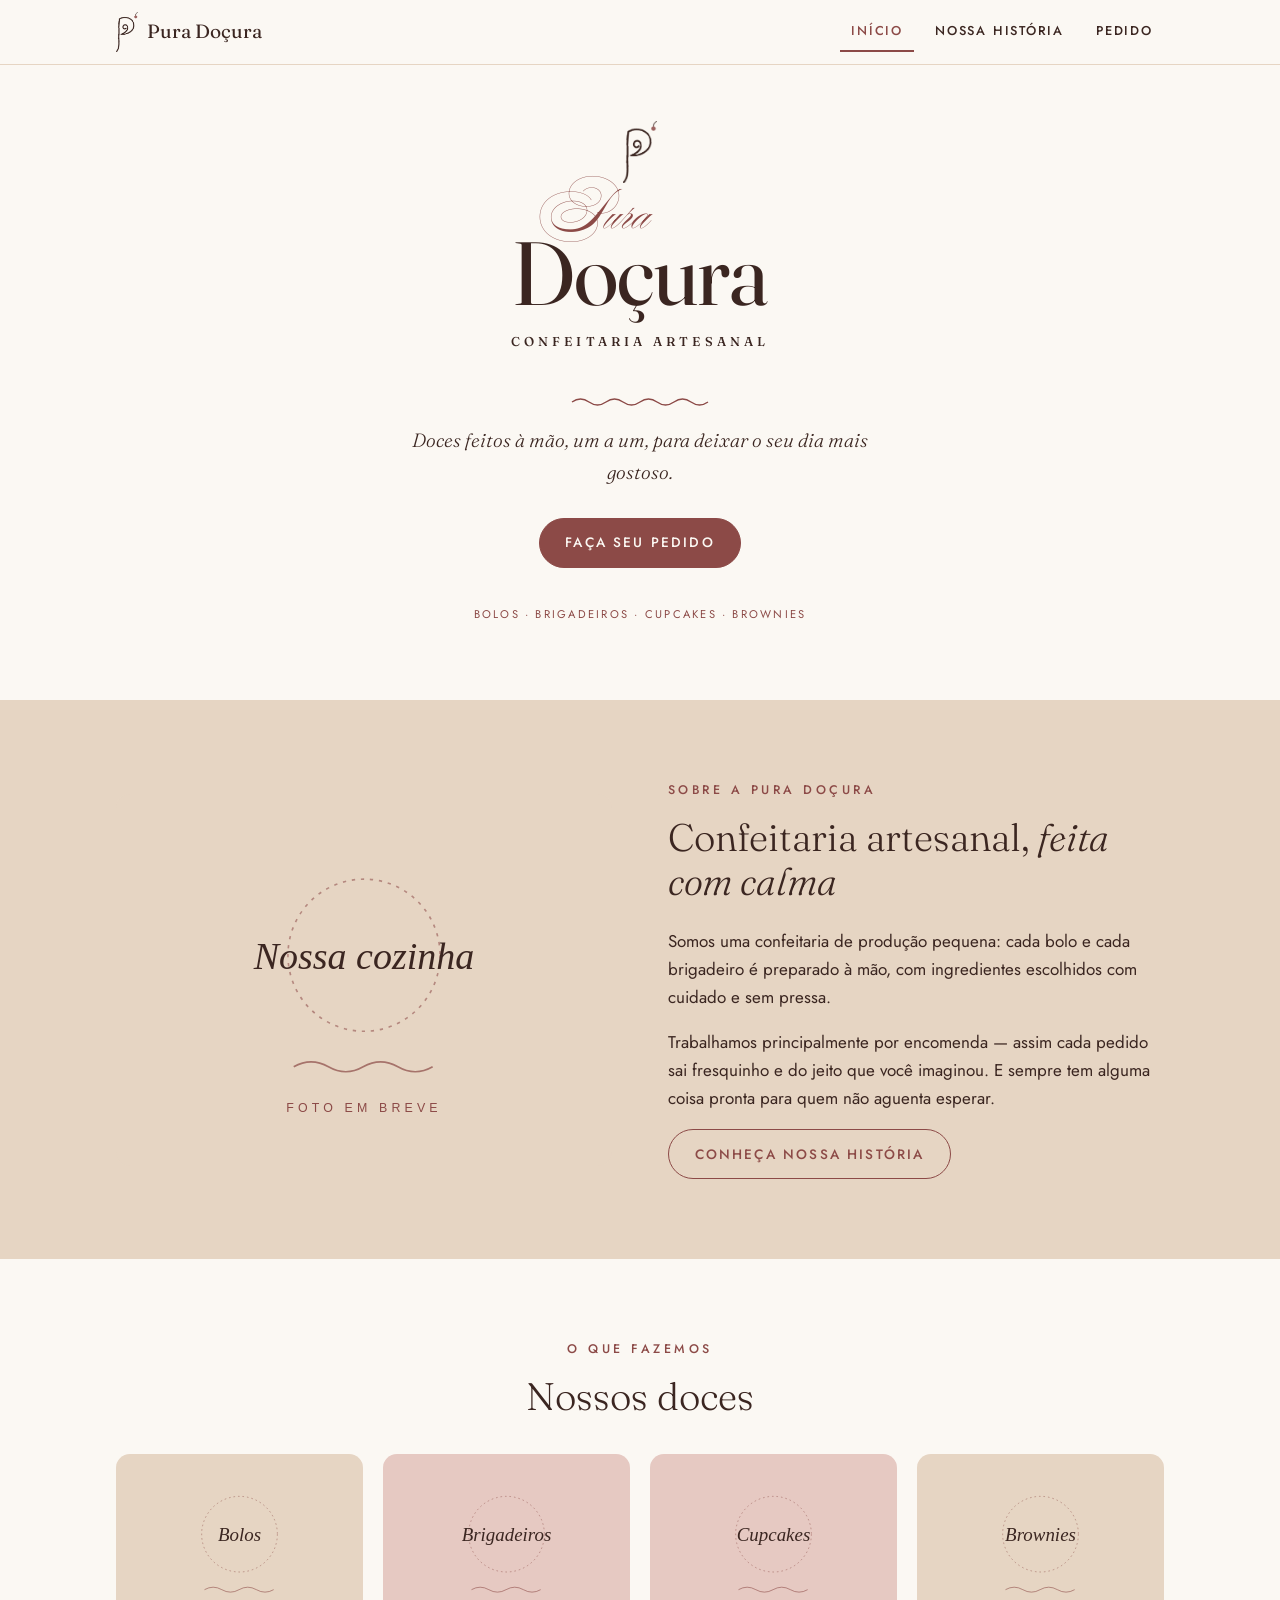
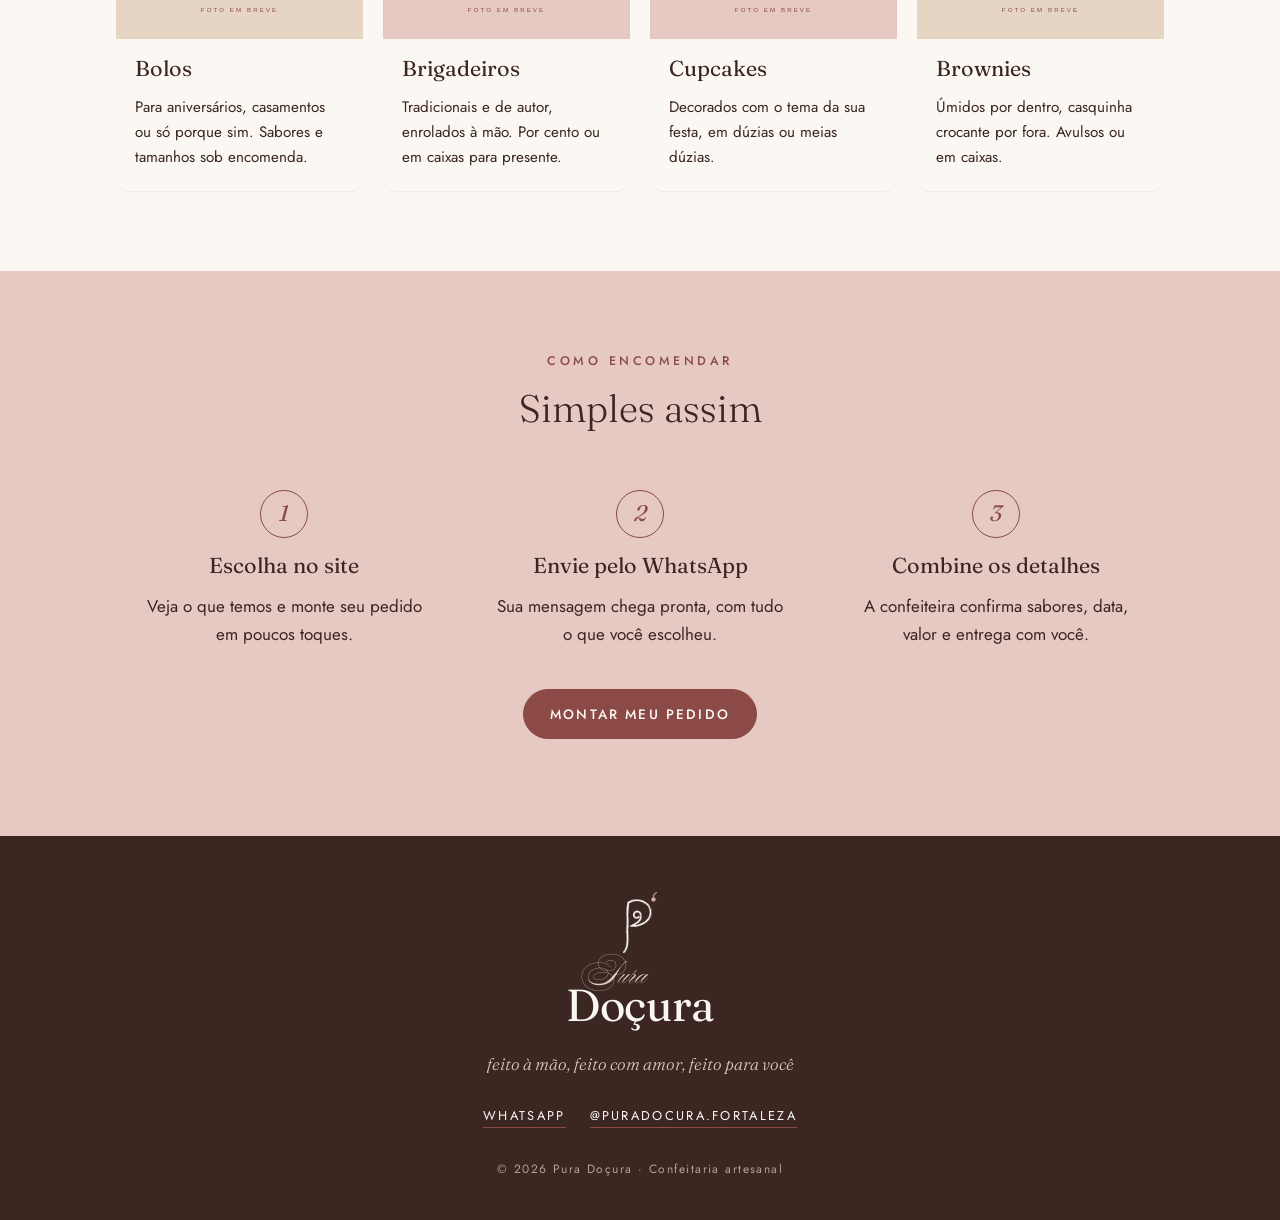
<file: index.html>
<!doctype html>
<!--
  ============================================================
  PÁGINA INICIAL (index.html)
  ============================================================
  Ordem das seções: Destaque (logo + botão) → Sobre → Nossos doces → Como encomendar.
  Partes que se repetem nas 3 páginas (index, historia, pedido):
    - CABEÇALHO (logo + menu) e RODAPÉ. Se mudar um, mude nos outros dois.
  Número do WhatsApp e @ do Instagram NÃO ficam aqui: estão em js/produtos.js.
  Cores, fontes e tamanhos ficam em css/estilo.css.
  Textos marcados com PROVISÓRIO devem ser trocados pelos reais.
-->
<html lang="pt-BR">
<head>
  <meta charset="utf-8">
  <meta name="viewport" content="width=device-width, initial-scale=1">
  <!-- Título da aba do navegador e descrição que aparece no Google/WhatsApp -->
  <title>Pura Doçura · Confeitaria Artesanal</title>
  <meta name="description" content="Bolos, brigadeiros, cupcakes e brownies feitos à mão. Monte seu pedido e envie pelo WhatsApp.">
  <!-- Ícone da aba do navegador -->
  <link rel="icon" href="imagens/simbolo-p.png">
  <!-- Fontes da marca (Google Fonts): Fraunces, Jost e Ballet -->
  <link rel="preconnect" href="https://fonts.googleapis.com">
  <link rel="preconnect" href="https://fonts.gstatic.com" crossorigin>
  <link rel="stylesheet" href="https://fonts.googleapis.com/css2?family=Ballet:opsz@16..72&family=Fraunces:ital,opsz,wght@0,9..144,300;0,9..144,400;1,9..144,300&family=Jost:wght@400;500&display=swap">
  <!-- Estilo do site inteiro (cores, fontes, layout) -->
  <link rel="stylesheet" href="css/estilo.css">
  <!-- Scripts: dados de contato e preenchimento do rodapé -->
  <script src="js/produtos.js" defer></script>
  <script src="js/layout.js" defer></script>
</head>
<body>

  <!-- ===================== CABEÇALHO: logo + menu (igual nas 3 páginas) ===================== -->
  <header class="cabecalho">
    <div class="container cabecalho__conteudo">
      <a class="cabecalho__marca" href="index.html">
        <img src="imagens/simbolo-p.png" alt="">
        <span class="cabecalho__nome">Pura Doçura</span>
        <span class="so-leitor">Pura Doçura — início</span>
      </a>
      <nav aria-label="Principal">
        <!-- Menu: class="ativo" marca a página em que a pessoa está -->
        <ul class="menu">
          <li><a href="index.html" class="ativo" aria-current="page">Início</a></li>
          <li><a href="historia.html">Nossa história</a></li>
          <li><a href="pedido.html">Pedido</a></li>
        </ul>
      </nav>
    </div>
  </header>

  <main>
    <!-- ===================== DESTAQUE: primeira coisa que aparece =====================
         Logo "Pura Doçura" feito com texto + fontes (não é imagem). -->
    <section class="destaque container">
      <h1 class="assinatura" aria-label="Pura Doçura — Confeitaria Artesanal">
        <img class="assinatura__simbolo" src="imagens/simbolo-p.png" alt="">
        <span class="assinatura__pura" aria-hidden="true">Pura</span>
        <span class="assinatura__docura" aria-hidden="true">Doçura</span>
        <span class="assinatura__sub" aria-hidden="true">Confeitaria artesanal</span>
      </h1>
      <svg class="onda" viewBox="0 0 140 12" aria-hidden="true"><path d="M2 6q8.5-6 17 0t17 0t17 0t17 0t17 0t17 0t17 0t17 0" fill="none" stroke="currentColor" stroke-width="1.4"/></svg>
      <!-- Frase de chamada (pode trocar à vontade) -->
      <p class="destaque__chamada">Doces feitos à mão, um a um, para deixar o seu dia mais gostoso.</p>
      <a class="botao" href="pedido.html">Faça seu pedido</a>
      <p class="destaque__categorias">Bolos · Brigadeiros · Cupcakes · Brownies</p>
    </section>

    <!-- ===================== SOBRE — PROVISÓRIO =====================
         Troque a foto (imagens/historia.svg) e os dois parágrafos. -->
    <section class="secao secao--amendoa">
      <div class="container duas-colunas">
        <img src="imagens/historia.svg" alt="Foto provisória da cozinha da confeitaria" width="600" height="450">
        <div>
          <span class="rotulo">Sobre a Pura Doçura</span>
          <h2>Confeitaria artesanal, <em>feita com calma</em></h2>
          <p>Somos uma confeitaria de produção pequena: cada bolo e cada brigadeiro é preparado à mão, com ingredientes escolhidos com cuidado e sem pressa.</p>
          <p>Trabalhamos principalmente por encomenda — assim cada pedido sai fresquinho e do jeito que você imaginou. E sempre tem alguma coisa pronta para quem não aguenta esperar.</p>
          <a class="botao botao--contorno" href="historia.html">Conheça nossa história</a>
        </div>
      </div>
    </section>

    <!-- ===================== NOSSOS DOCES — PROVISÓRIO =====================
         Um cartão (<article>) por categoria: foto, título e frase.
         Para trocar a foto, mude o src="imagens/..." de cada cartão.
         Obs.: esta vitrine é só ilustrativa; os produtos do pedido ficam em js/produtos.js. -->
    <section class="secao">
      <div class="container">
        <div class="secao__cabeca">
          <span class="rotulo">O que fazemos</span>
          <h2>Nossos doces</h2>
        </div>
        <div class="grade grade--4">
          <article class="cartao">
            <img src="imagens/bolo.svg" alt="Foto provisória de bolo" width="600" height="450" loading="lazy">
            <div class="cartao__texto">
              <h3>Bolos</h3>
              <p>Para aniversários, casamentos ou só porque sim. Sabores e tamanhos sob encomenda.</p>
            </div>
          </article>
          <article class="cartao">
            <img src="imagens/brigadeiro.svg" alt="Foto provisória de brigadeiros" width="600" height="450" loading="lazy">
            <div class="cartao__texto">
              <h3>Brigadeiros</h3>
              <p>Tradicionais e de autor, enrolados à mão. Por cento ou em caixas para presente.</p>
            </div>
          </article>
          <article class="cartao">
            <img src="imagens/cupcake.svg" alt="Foto provisória de cupcakes" width="600" height="450" loading="lazy">
            <div class="cartao__texto">
              <h3>Cupcakes</h3>
              <p>Decorados com o tema da sua festa, em dúzias ou meias dúzias.</p>
            </div>
          </article>
          <article class="cartao">
            <img src="imagens/brownie.svg" alt="Foto provisória de brownies" width="600" height="450" loading="lazy">
            <div class="cartao__texto">
              <h3>Brownies</h3>
              <p>Úmidos por dentro, casquinha crocante por fora. Avulsos ou em caixas.</p>
            </div>
          </article>
        </div>
      </div>
    </section>

    <!-- ===================== COMO ENCOMENDAR: 3 passos =====================
         Os números 1, 2, 3 são colocados pelo CSS automaticamente. -->
    <section class="secao secao--rosa">
      <div class="container">
        <div class="secao__cabeca">
          <span class="rotulo">Como encomendar</span>
          <h2>Simples assim</h2>
        </div>
        <ol class="passos grade grade--3">
          <li>
            <h3>Escolha no site</h3>
            <p>Veja o que temos e monte seu pedido em poucos toques.</p>
          </li>
          <li>
            <h3>Envie pelo WhatsApp</h3>
            <p>Sua mensagem chega pronta, com tudo o que você escolheu.</p>
          </li>
          <li>
            <h3>Combine os detalhes</h3>
            <p>A confeiteira confirma sabores, data, valor e entrega com você.</p>
          </li>
        </ol>
        <p class="centro"><a class="botao" href="pedido.html">Montar meu pedido</a></p>
      </div>
    </section>
  </main>

  <!-- ===================== RODAPÉ (igual nas 3 páginas) =====================
       Os links de WhatsApp e Instagram são preenchidos sozinhos pelo js/layout.js
       usando os dados de js/produtos.js (CONFIG). Não precisa editar o href aqui. -->
  <footer class="rodape">
    <div class="container">
      <div class="assinatura assinatura--clara">
        <img class="assinatura__simbolo" src="imagens/simbolo-p-claro.png" alt="">
        <span class="assinatura__pura">Pura</span>
        <span class="assinatura__docura">Doçura</span>
      </div>
      <!-- Frase do manifesto da marca -->
      <p class="rodape__frase">feito à mão, feito com amor, feito para você</p>
      <ul class="rodape__links">
        <li><a data-whatsapp href="#" target="_blank" rel="noopener">WhatsApp</a></li>
        <li><a data-instagram data-instagram-texto href="#" target="_blank" rel="noopener">Instagram</a></li>
      </ul>
      <!-- O ano é atualizado sozinho -->
      <p class="rodape__copy">© <span data-ano>2026</span> Pura Doçura · Confeitaria artesanal</p>
    </div>
  </footer>

</body>
</html>
</file>
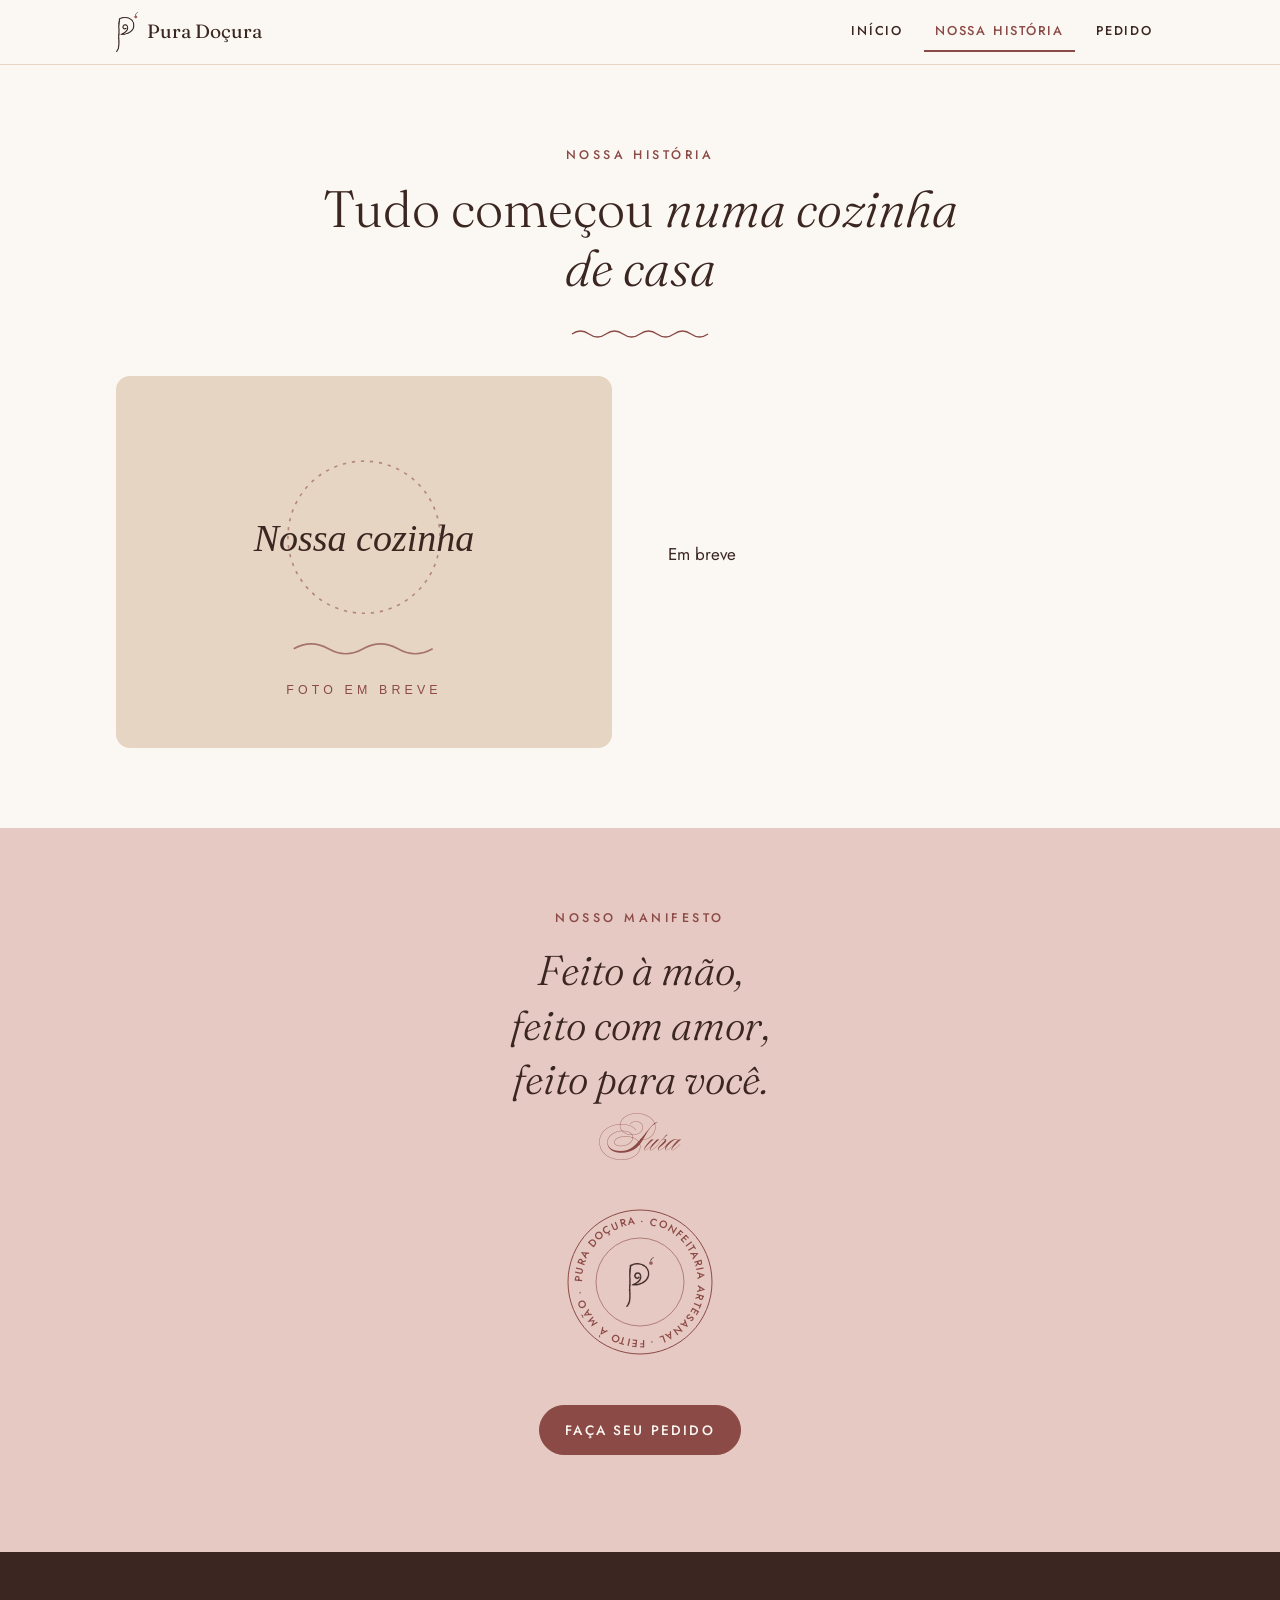
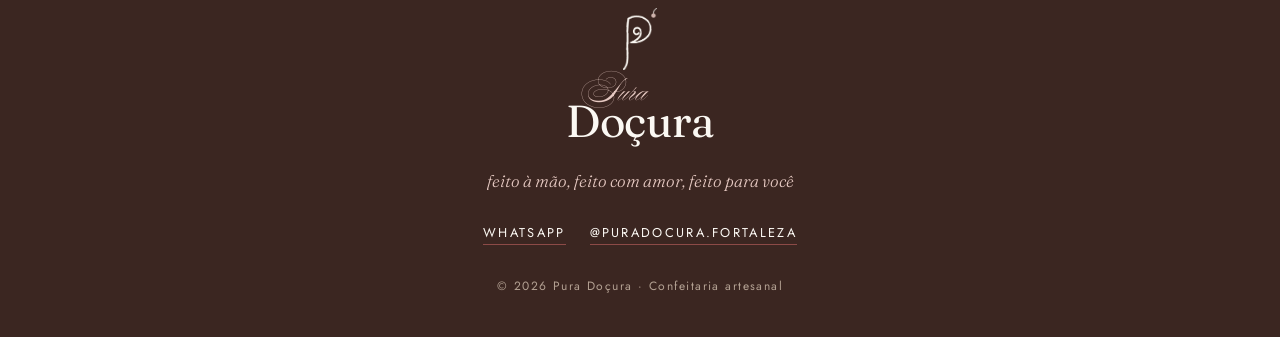
<file: historia.html>
<!doctype html>
<!--
  ============================================================
  NOSSA HISTÓRIA (historia.html)
  ============================================================
  Ordem das seções: História (foto + texto) → Manifesto + selo → botão de pedido.
  Partes que se repetem nas 3 páginas (index, historia, pedido):
    - CABEÇALHO (logo + menu) e RODAPÉ. Se mudar um, mude nos outros dois.
  Número do WhatsApp e @ do Instagram NÃO ficam aqui: estão em js/produtos.js.
  Cores, fontes e tamanhos ficam em css/estilo.css.
  Textos marcados com PROVISÓRIO devem ser trocados pelos reais.
-->
<html lang="pt-BR">
<head>
  <meta charset="utf-8">
  <meta name="viewport" content="width=device-width, initial-scale=1">
  <!-- Título da aba do navegador e descrição que aparece no Google/WhatsApp -->
  <title>Nossa história · Pura Doçura</title>
  <meta name="description" content="Como nasceu a Pura Doçura, confeitaria artesanal feita à mão.">
  <!-- Ícone da aba do navegador -->
  <link rel="icon" href="imagens/simbolo-p.png">
  <!-- Fontes da marca (Google Fonts): Fraunces, Jost e Ballet -->
  <link rel="preconnect" href="https://fonts.googleapis.com">
  <link rel="preconnect" href="https://fonts.gstatic.com" crossorigin>
  <link rel="stylesheet" href="https://fonts.googleapis.com/css2?family=Ballet:opsz@16..72&family=Fraunces:ital,opsz,wght@0,9..144,300;0,9..144,400;1,9..144,300&family=Jost:wght@400;500&display=swap">
  <!-- Estilo do site inteiro (cores, fontes, layout) -->
  <link rel="stylesheet" href="css/estilo.css">
  <!-- Scripts: dados de contato e preenchimento do rodapé -->
  <script src="js/produtos.js" defer></script>
  <script src="js/layout.js" defer></script>
</head>
<body>

  <!-- ===================== CABEÇALHO: logo + menu (igual nas 3 páginas) ===================== -->
  <header class="cabecalho">
    <div class="container cabecalho__conteudo">
      <a class="cabecalho__marca" href="index.html">
        <img src="imagens/simbolo-p.png" alt="">
        <span class="cabecalho__nome">Pura Doçura</span>
        <span class="so-leitor">Pura Doçura — início</span>
      </a>
      <nav aria-label="Principal">
        <!-- Menu: class="ativo" marca a página em que a pessoa está -->
        <ul class="menu">
          <li><a href="index.html">Início</a></li>
          <li><a href="historia.html" class="ativo" aria-current="page">Nossa história</a></li>
          <li><a href="pedido.html">Pedido</a></li>
        </ul>
      </nav>
    </div>
  </header>

  <main>
    <section class="secao">
      <div class="container">
        <div class="secao__cabeca">
          <span class="rotulo">Nossa história</span>
          <h1>Tudo começou <em>numa cozinha de casa</em></h1>
          <svg class="onda" viewBox="0 0 140 12" aria-hidden="true"><path d="M2 6q8.5-6 17 0t17 0t17 0t17 0t17 0t17 0t17 0t17 0" fill="none" stroke="currentColor" stroke-width="1.4"/></svg>
        </div>

        <!-- PROVISÓRIO: troque pelo texto e pela foto reais.
             Cada <p> é um parágrafo; pode adicionar ou apagar parágrafos. -->
        <div class="duas-colunas">
          <img src="imagens/historia.svg" alt="Foto provisória da confeiteira na cozinha" width="600" height="450">
          <div>
            <p>Em breve</p>
          </div>
        </div>
      </div>
    </section>

    <!-- ===================== MANIFESTO (do manual de identidade) ===================== -->
    <section class="secao secao--rosa manifesto">
      <div class="container centro">
        <span class="rotulo">Nosso manifesto</span>
        <p class="manifesto__texto">
          Feito à mão,<br>
          feito com amor,<br>
          feito para você.
        </p>
        <p class="manifesto__assinatura">Pura</p>

        <!-- Selo circular: o texto em volta do círculo está no <textPath> abaixo -->
        <svg class="selo" viewBox="0 0 150 150" role="img" aria-label="Selo: Pura Doçura, confeitaria artesanal, feito à mão">
          <defs>
            <path id="selo-circulo" d="M75 75m-58 0a58 58 0 1 1 116 0a58 58 0 1 1-116 0"/>
          </defs>
          <circle cx="75" cy="75" r="72" fill="none" stroke="currentColor" stroke-width="1"/>
          <circle cx="75" cy="75" r="44" fill="none" stroke="currentColor" stroke-width=".6"/>
          <text><textPath href="#selo-circulo" textLength="358">PURA DOÇURA · CONFEITARIA ARTESANAL · FEITO À MÃO ·</textPath></text>
          <image href="imagens/simbolo-p.png" x="61" y="50" width="28" height="50"/>
        </svg>

        <p style="margin-top:2.5rem"><a class="botao" href="pedido.html">Faça seu pedido</a></p>
      </div>
    </section>
  </main>

  <!-- ===================== RODAPÉ (igual nas 3 páginas) =====================
       Os links de WhatsApp e Instagram são preenchidos sozinhos pelo js/layout.js
       usando os dados de js/produtos.js (CONFIG). Não precisa editar o href aqui. -->
  <footer class="rodape">
    <div class="container">
      <div class="assinatura assinatura--clara">
        <img class="assinatura__simbolo" src="imagens/simbolo-p-claro.png" alt="">
        <span class="assinatura__pura">Pura</span>
        <span class="assinatura__docura">Doçura</span>
      </div>
      <!-- Frase do manifesto da marca -->
      <p class="rodape__frase">feito à mão, feito com amor, feito para você</p>
      <ul class="rodape__links">
        <li><a data-whatsapp href="#" target="_blank" rel="noopener">WhatsApp</a></li>
        <li><a data-instagram data-instagram-texto href="#" target="_blank" rel="noopener">Instagram</a></li>
      </ul>
      <!-- O ano é atualizado sozinho -->
      <p class="rodape__copy">© <span data-ano>2026</span> Pura Doçura · Confeitaria artesanal</p>
    </div>
  </footer>

</body>
</html>
</file>
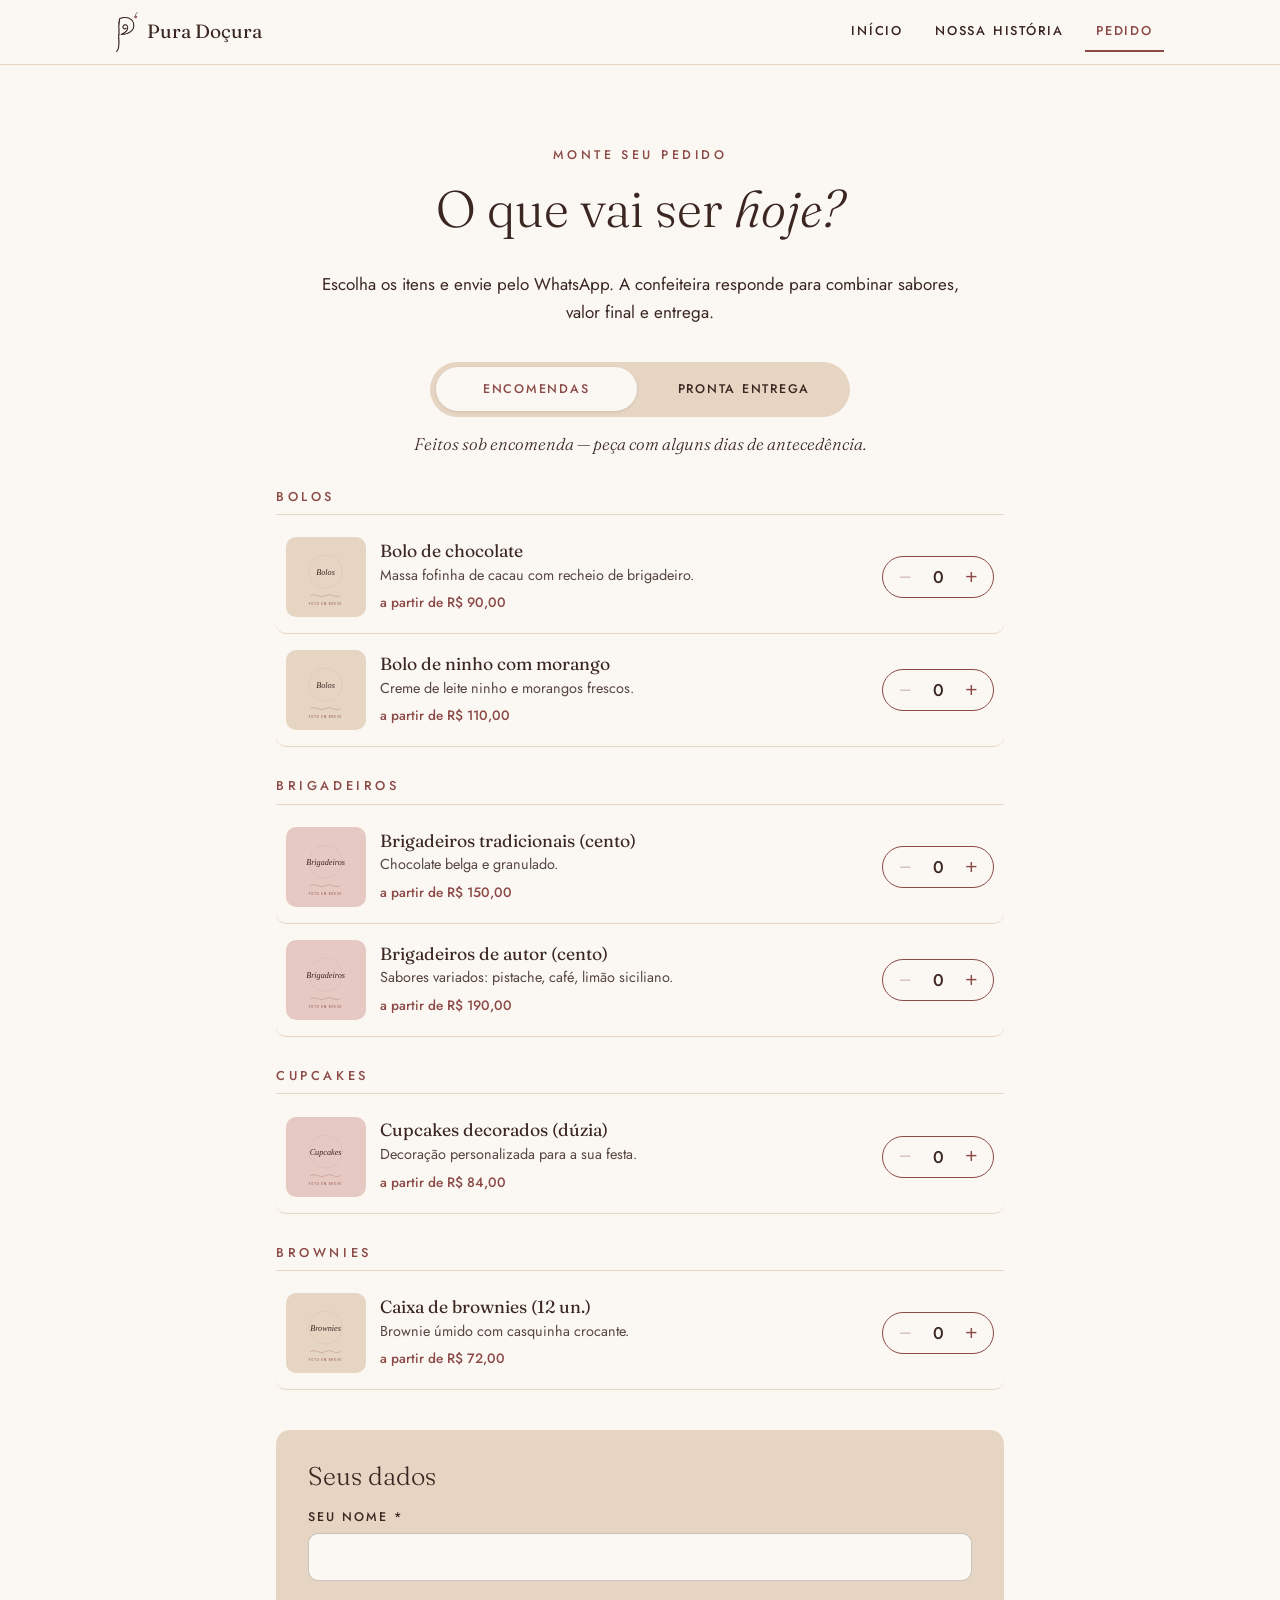
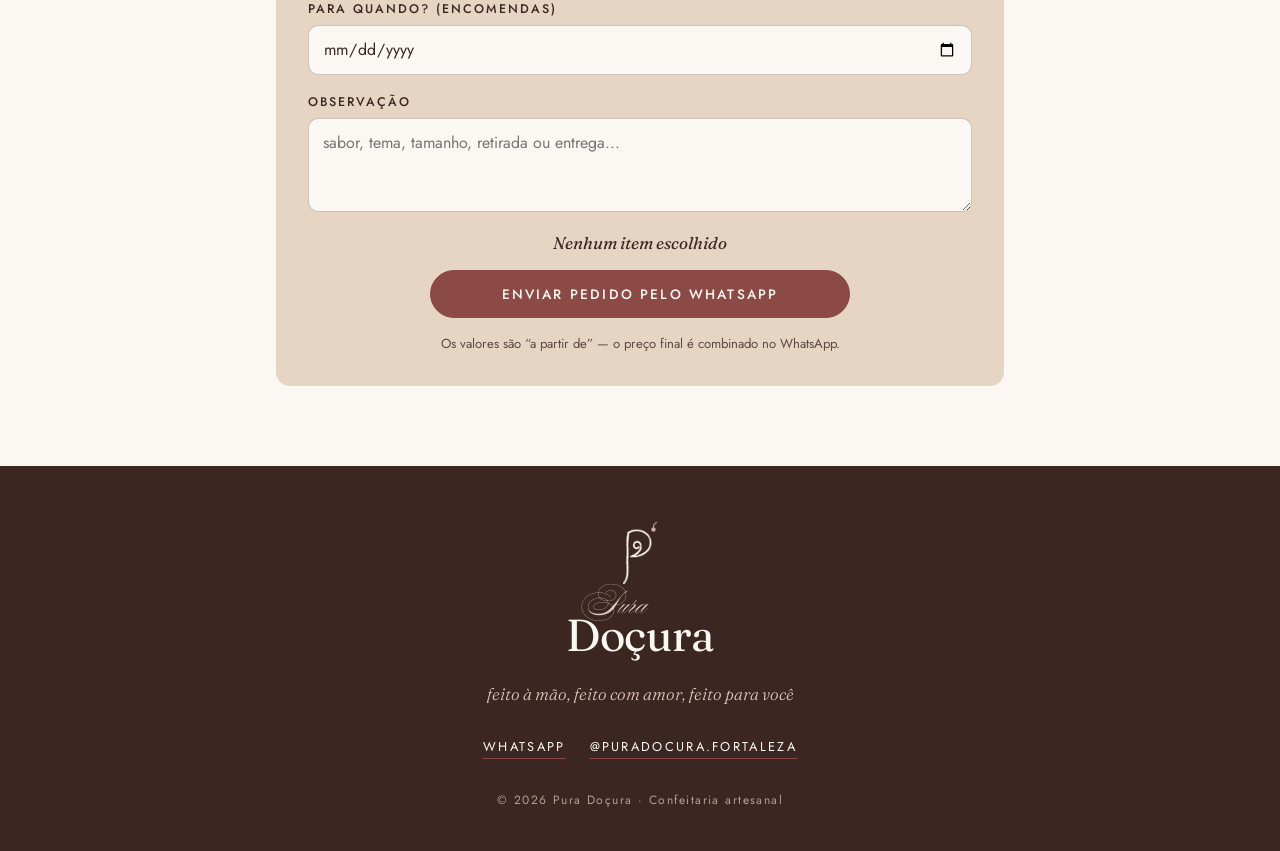
<file: pedido.html>
<!doctype html>
<!--
  ============================================================
  MONTE SEU PEDIDO (pedido.html)
  ============================================================
  A lista de produtos NÃO está neste arquivo: ela é montada pelo js/pedido.js
  a partir dos produtos cadastrados em js/produtos.js.
  Ordem: título → abas (Encomendas / Pronta entrega) → lista → formulário → botão.
  Partes que se repetem nas 3 páginas (index, historia, pedido):
    - CABEÇALHO (logo + menu) e RODAPÉ. Se mudar um, mude nos outros dois.
  Número do WhatsApp e @ do Instagram NÃO ficam aqui: estão em js/produtos.js.
  Cores, fontes e tamanhos ficam em css/estilo.css.
  Textos marcados com PROVISÓRIO devem ser trocados pelos reais.
-->
<html lang="pt-BR">
<head>
  <meta charset="utf-8">
  <meta name="viewport" content="width=device-width, initial-scale=1">
  <!-- Título da aba do navegador e descrição que aparece no Google/WhatsApp -->
  <title>Monte seu pedido · Pura Doçura</title>
  <meta name="description" content="Escolha seus doces e envie o pedido direto para o WhatsApp da Pura Doçura.">
  <!-- Ícone da aba do navegador -->
  <link rel="icon" href="imagens/simbolo-p.png">
  <!-- Fontes da marca (Google Fonts): Fraunces, Jost e Ballet -->
  <link rel="preconnect" href="https://fonts.googleapis.com">
  <link rel="preconnect" href="https://fonts.gstatic.com" crossorigin>
  <link rel="stylesheet" href="https://fonts.googleapis.com/css2?family=Ballet:opsz@16..72&family=Fraunces:ital,opsz,wght@0,9..144,300;0,9..144,400;1,9..144,300&family=Jost:wght@400;500&display=swap">
  <!-- Estilo do site inteiro (cores, fontes, layout) -->
  <link rel="stylesheet" href="css/estilo.css">
  <!-- Scripts (a ordem importa):
       produtos.js = dados | mensagem.js = monta a mensagem
       layout.js = rodapé | pedido.js = faz a página funcionar -->
  <script src="js/produtos.js" defer></script>
  <script src="js/mensagem.js" defer></script>
  <script src="js/layout.js" defer></script>
  <script src="js/pedido.js" defer></script>
</head>
<body>

  <!-- ===================== CABEÇALHO: logo + menu (igual nas 3 páginas) ===================== -->
  <header class="cabecalho">
    <div class="container cabecalho__conteudo">
      <a class="cabecalho__marca" href="index.html">
        <img src="imagens/simbolo-p.png" alt="">
        <span class="cabecalho__nome">Pura Doçura</span>
        <span class="so-leitor">Pura Doçura — início</span>
      </a>
      <nav aria-label="Principal">
        <!-- Menu: class="ativo" marca a página em que a pessoa está -->
        <ul class="menu">
          <li><a href="index.html">Início</a></li>
          <li><a href="historia.html">Nossa história</a></li>
          <li><a href="pedido.html" class="ativo" aria-current="page">Pedido</a></li>
        </ul>
      </nav>
    </div>
  </header>

  <main class="secao">
    <div class="container pedido">
      <!-- Título e explicação do topo -->
      <div class="secao__cabeca">
        <span class="rotulo">Monte seu pedido</span>
        <h1>O que vai ser <em>hoje?</em></h1>
        <p>Escolha os itens e envie pelo WhatsApp. A confeiteira responde para combinar sabores, valor final e entrega.</p>
      </div>

      <!-- Abas: somem sozinhas se não houver produtos de pronta entrega -->
      <div class="abas" role="tablist" aria-label="Tipo de pedido" id="abas">
        <button type="button" role="tab" class="aba" id="aba-encomenda" data-tipo="encomenda" aria-selected="true" tabindex="0" aria-controls="lista-produtos">Encomendas</button>
        <button type="button" role="tab" class="aba" id="aba-pronta" data-tipo="pronta" aria-selected="false" tabindex="-1" aria-controls="lista-produtos">Pronta entrega</button>
      </div>

      <!-- Frase embaixo das abas (texto definido em DICAS, no js/pedido.js) -->
      <p class="aba__dica" id="dica-aba"></p>

      <!-- A lista de produtos é desenhada aqui dentro pelo js/pedido.js -->
      <div id="lista-produtos" role="tabpanel" aria-labelledby="aba-encomenda"></div>

      <!-- ===================== DADOS DO CLIENTE ===================== -->
      <form class="pedido__form" id="form-pedido" novalidate>
        <h2 class="pedido__titulo">Seus dados</h2>

        <label class="campo">
          <span class="campo__rotulo">Seu nome *</span>
          <input type="text" id="campo-nome" name="nome" autocomplete="given-name" required>
        </label>

        <!-- Data: só aparece na aba Encomendas -->
        <label class="campo" id="campo-data-wrap">
          <span class="campo__rotulo">Para quando? (encomendas)</span>
          <input type="date" id="campo-data" name="data">
        </label>

        <label class="campo">
          <span class="campo__rotulo">Observação</span>
          <textarea id="campo-obs" name="observacao" rows="3" placeholder="sabor, tema, tamanho, retirada ou entrega..."></textarea>
        </label>

        <!-- Aviso de erro ("Informe seu nome." etc.) — aparece só quando falta algo -->
        <div class="pedido__aviso" id="aviso" role="alert" hidden></div>

        <div class="pedido__envio">
          <!-- "N itens escolhidos" (atualizado sozinho) -->
          <p class="pedido__resumo" id="resumo" aria-live="polite">Nenhum item escolhido</p>
          <button type="submit" class="botao botao--whatsapp">Enviar pedido pelo WhatsApp</button>
          <!-- Nota sobre preço (texto definido em NOTAS, no js/pedido.js) -->
          <p class="pedido__nota" id="nota-preco"></p>
        </div>
      </form>
    </div>
  </main>

  <!-- ===================== RODAPÉ (igual nas 3 páginas) =====================
       Os links de WhatsApp e Instagram são preenchidos sozinhos pelo js/layout.js
       usando os dados de js/produtos.js (CONFIG). Não precisa editar o href aqui. -->
  <footer class="rodape">
    <div class="container">
      <div class="assinatura assinatura--clara">
        <img class="assinatura__simbolo" src="imagens/simbolo-p-claro.png" alt="">
        <span class="assinatura__pura">Pura</span>
        <span class="assinatura__docura">Doçura</span>
      </div>
      <!-- Frase do manifesto da marca -->
      <p class="rodape__frase">feito à mão, feito com amor, feito para você</p>
      <ul class="rodape__links">
        <li><a data-whatsapp href="#" target="_blank" rel="noopener">WhatsApp</a></li>
        <li><a data-instagram data-instagram-texto href="#" target="_blank" rel="noopener">Instagram</a></li>
      </ul>
      <!-- O ano é atualizado sozinho -->
      <p class="rodape__copy">© <span data-ano>2026</span> Pura Doçura · Confeitaria artesanal</p>
    </div>
  </footer>

</body>
</html>
</file>
<file: css/estilo.css>
/* ============================================================
   Pura Doçura — estilos do site inteiro (as 3 páginas usam este arquivo)
   Cores e fontes seguem o manual de identidade visual.
   ============================================================

   COMO ACHAR AS COISAS AQUI (use Ctrl + F pelo nome entre aspas):
     "VARIÁVEIS"          → cores, fontes, largura máxima, arredondamento
     "Cabeçalho e menu"   → barra do topo
     "Assinatura"         → logo "Pura Doçura" feito com texto
     "Botões"             → botões cor de framboesa
     "Seções"             → faixas de fundo (amêndoa / rosa) e espaçamentos
     "Destaque"           → topo da página inicial
     "Cartões e grade"    → cartões de "Nossos doces"
     "Passos"             → "Como encomendar" (1, 2, 3)
     "Selo circular"      → selo "feito à mão" da página História
     "Rodapé"             → rodapé marrom (cacau)
     "Manifesto"          → "Feito à mão, feito com amor..."
     "Monte seu pedido"   → abas, lista de produtos, + e −, formulário

   DICA: os tamanhos com "min-width" dentro de @media valem só para
   telas maiores (tablet/computador). Fora deles, é o visual do celular.

   As fontes (Fraunces, Jost, Ballet) são carregadas no <head> de cada página.
   ============================================================ */

/* ---------- VARIÁVEIS ----------
   Mudar uma cor aqui muda no site todo. As cores são as do manual. */
:root {
  --algodao: #fbf8f3;   /* fundo e respiro */
  --amendoa: #e6d5c3;   /* papelaria e caixas */
  --rosa-seco: #e6c9c2; /* destaque suave */
  --framboesa: #8c4a47; /* assinatura, detalhes, botões */
  --cacau: #3b2621;     /* texto e traço, rodapé */

  --fonte-titulo: "Fraunces", Georgia, serif;           /* títulos */
  --fonte-apoio: "Jost", "Helvetica Neue", Arial, sans-serif; /* textos, preços, botões */
  --fonte-assinatura: "Ballet", cursive;                /* só "Pura" e assinaturas */

  --largura: 1080px; /* largura máxima do conteúdo em telas grandes */
  --gutter: 1rem;    /* margem lateral no celular */
  --raio: 14px;      /* arredondamento dos cantos de cartões e fotos */
}

/* ---------- Base: regras gerais para todos os elementos ---------- */

*,
*::before,
*::after {
  box-sizing: border-box;
}

html {
  -webkit-text-size-adjust: 100%;
  scroll-padding-top: 84px; /* espaço do cabeçalho fixo */
}

body {
  margin: 0;
  background: var(--algodao);
  color: var(--cacau);
  font-family: var(--fonte-apoio);
  font-size: 1.0625rem;
  line-height: 1.65;
  overflow-x: hidden;
}

img {
  display: block;
  max-width: 100%;
  height: auto;
}

a {
  color: var(--framboesa);
}

h1,
h2,
h3 {
  font-family: var(--fonte-titulo);
  font-weight: 300;
  line-height: 1.15;
  margin: 0 0 0.6em;
}

h1 { font-size: clamp(2.1rem, 7vw, 3.2rem); }
h2 { font-size: clamp(1.7rem, 5vw, 2.4rem); }
h3 { font-size: 1.35rem; font-weight: 400; }

p {
  margin: 0 0 1em;
}

em,
.italico {
  font-family: var(--fonte-titulo);
  font-style: italic;
  font-weight: 300;
}

:focus-visible {
  outline: 2px solid var(--framboesa);
  outline-offset: 3px;
}

.container {
  width: 100%;
  max-width: var(--largura);
  margin: 0 auto;
  padding: 0 var(--gutter);
}

/* ---------- Rótulo: títulos pequenos em caixa alta espaçada ---------- */
.rotulo {
  display: block;
  font-family: var(--fonte-apoio);
  font-size: 0.78rem;
  font-weight: 500;
  letter-spacing: 0.28em;
  text-transform: uppercase;
  color: var(--framboesa);
  margin-bottom: 0.9rem;
}

/* ---------- Cabeçalho e menu ---------- */
.cabecalho {
  position: sticky;
  top: 0;
  z-index: 10;
  background: rgba(251, 248, 243, 0.94);
  backdrop-filter: blur(6px);
  border-bottom: 1px solid var(--amendoa);
}

.cabecalho__conteudo {
  display: flex;
  align-items: center;
  justify-content: space-between;
  gap: 0.75rem;
  min-height: 64px;
}

.cabecalho__marca {
  display: flex;
  align-items: center;
  gap: 0.55rem;
  text-decoration: none;
  color: var(--cacau);
  flex-shrink: 0;
}

.cabecalho__marca img {
  width: 22px;
}

.cabecalho__nome {
  font-family: var(--fonte-titulo);
  font-size: 1.2rem;
  display: none;
}

.menu {
  display: flex;
  gap: 0.15rem;
  list-style: none;
  margin: 0;
  padding: 0;
}

.menu a {
  display: block;
  padding: 0.5rem 0.55rem;
  font-size: 0.74rem;
  font-weight: 500;
  letter-spacing: 0.14em;
  text-transform: uppercase;
  text-decoration: none;
  color: var(--cacau);
  border-bottom: 2px solid transparent;
  white-space: nowrap;
}

.menu a:hover,
.menu a.ativo {
  color: var(--framboesa);
  border-bottom-color: var(--framboesa);
}

@media (min-width: 640px) {
  .cabecalho__nome { display: inline; }
  .menu { gap: 0.6rem; }
  .menu a { font-size: 0.8rem; padding: 0.5rem 0.7rem; }
}

/* ---------- Assinatura (logo em HTML) ---------- */
.assinatura {
  display: inline-flex;
  flex-direction: column;
  align-items: center;
  line-height: 1;
  color: var(--cacau);
}

.assinatura__simbolo {
  width: 34px;
  margin-bottom: 0.6rem;
}

.assinatura__pura {
  font-family: var(--fonte-assinatura);
  color: var(--framboesa);
  font-size: clamp(2.2rem, 9vw, 3.4rem);
  margin-bottom: -0.35em;
  margin-left: -1.6em;
  position: relative;
  z-index: 1;
}

.assinatura__docura {
  font-family: var(--fonte-titulo);
  font-weight: 400;
  font-size: clamp(3.4rem, 15vw, 5.6rem);
  letter-spacing: -0.01em;
}

.assinatura__sub {
  margin-top: 1.1rem;
  font-size: 0.8rem;
  font-weight: 500;
  letter-spacing: 0.32em;
  text-transform: uppercase;
}

.assinatura--clara,
.assinatura--clara .assinatura__docura {
  color: var(--algodao);
}

.assinatura--clara .assinatura__pura {
  color: var(--rosa-seco);
}

/* ---------- Onda divisória (do manual) ---------- */
.onda {
  display: block;
  width: 140px;
  height: 12px;
  margin: 1.1rem auto;
  color: var(--framboesa);
}

/* ---------- Botões ---------- */
.botao {
  display: inline-flex;
  align-items: center;
  justify-content: center;
  gap: 0.5rem;
  min-height: 48px;
  padding: 0.8rem 1.6rem;
  border: 1px solid var(--framboesa);
  border-radius: 999px;
  background: var(--framboesa);
  color: var(--algodao);
  font-family: var(--fonte-apoio);
  font-size: 0.85rem;
  font-weight: 500;
  letter-spacing: 0.16em;
  text-transform: uppercase;
  text-decoration: none;
  cursor: pointer;
  transition: background 0.2s, color 0.2s;
}

.botao:hover {
  background: var(--cacau);
  border-color: var(--cacau);
}

.botao--contorno {
  background: transparent;
  color: var(--framboesa);
}

.botao--contorno:hover {
  color: var(--algodao);
}

/* ---------- Seções ---------- */
.secao {
  padding: 3.5rem 0;
}

.secao--amendoa { background: var(--amendoa); }
.secao--rosa { background: var(--rosa-seco); }

.secao__cabeca {
  text-align: center;
  max-width: 40rem;
  margin: 0 auto 2.25rem;
}

@media (min-width: 768px) {
  .secao { padding: 5rem 0; }
}

/* ---------- Destaque (hero) ---------- */
.destaque {
  text-align: center;
  padding-top: 3.5rem;
  padding-bottom: 4rem;
}

.destaque__chamada {
  max-width: 30rem;
  margin: 0 auto 1.8rem;
  font-family: var(--fonte-titulo);
  font-style: italic;
  font-weight: 300;
  font-size: 1.2rem;
}

.destaque__categorias {
  margin-top: 2.2rem;
  font-size: 0.7rem;
  letter-spacing: 0.2em;
  line-height: 2;
  text-transform: uppercase;
  color: var(--framboesa);
}

/* ---------- Cartões e grade ---------- */
.grade {
  display: grid;
  gap: 1.25rem;
  grid-template-columns: 1fr;
}

@media (min-width: 560px) {
  .grade--2,
  .grade--4 { grid-template-columns: repeat(2, 1fr); }
}

@media (min-width: 900px) {
  .grade--4 { grid-template-columns: repeat(4, 1fr); }
  .grade--3 { grid-template-columns: repeat(3, 1fr); }
}

.cartao {
  background: var(--algodao);
  border-radius: var(--raio);
  overflow: hidden;
  box-shadow: 0 1px 0 rgba(59, 38, 33, 0.06);
}

.cartao img {
  width: 100%;
  aspect-ratio: 4 / 3;
  object-fit: cover;
}

.cartao__texto {
  padding: 1.1rem 1.2rem 1.3rem;
}

.cartao__texto p {
  margin: 0;
  font-size: 0.95rem;
}

/* ---------- Sobre (duas colunas) ---------- */
.duas-colunas {
  display: grid;
  gap: 2rem;
  align-items: center;
}

.duas-colunas img {
  border-radius: var(--raio);
}

@media (min-width: 768px) {
  .duas-colunas { grid-template-columns: 1fr 1fr; gap: 3.5rem; }
}

/* ---------- Passos ---------- */
.passos {
  counter-reset: passo;
  list-style: none;
  margin: 0;
  padding: 0;
}

.passos li {
  counter-increment: passo;
  text-align: center;
  padding: 1.5rem 1.2rem;
}

.passos li::before {
  content: counter(passo);
  display: flex;
  align-items: center;
  justify-content: center;
  width: 3rem;
  height: 3rem;
  margin: 0 auto 1rem;
  border: 1px solid var(--framboesa);
  border-radius: 50%;
  font-family: var(--fonte-titulo);
  font-style: italic;
  font-size: 1.4rem;
  color: var(--framboesa);
}

.centro {
  text-align: center;
}

/* ---------- Selo circular ---------- */
.selo {
  width: 150px;
  height: 150px;
  margin: 0 auto;
  color: var(--framboesa);
}

.selo text {
  font-family: var(--fonte-apoio);
  font-size: 10.5px;
  font-weight: 500;
  letter-spacing: 3.2px;
  fill: currentColor;
}

/* ---------- Rodapé (versão "sobre cacau") ---------- */
.rodape {
  background: var(--cacau);
  color: var(--amendoa);
  text-align: center;
  padding: 3.5rem 0 2.5rem;
}

.rodape .assinatura__docura {
  font-size: 2.8rem;
}

.rodape .assinatura__pura {
  font-size: 1.9rem;
}

.rodape__frase {
  font-family: var(--fonte-titulo);
  font-style: italic;
  font-weight: 300;
  color: var(--rosa-seco);
  margin: 1.4rem 0;
}

.rodape__links {
  display: flex;
  flex-wrap: wrap;
  justify-content: center;
  gap: 0.5rem 1.5rem;
  list-style: none;
  margin: 0 0 2rem;
  padding: 0;
}

.rodape__links a {
  color: var(--algodao);
  font-size: 0.8rem;
  letter-spacing: 0.18em;
  text-transform: uppercase;
  text-decoration: none;
  border-bottom: 1px solid var(--framboesa);
  padding-bottom: 2px;
}

.rodape__links a:hover {
  border-bottom-color: var(--rosa-seco);
}

.rodape__copy {
  font-size: 0.75rem;
  letter-spacing: 0.12em;
  opacity: 0.7;
  margin: 0;
}

.so-leitor {
  position: absolute;
  width: 1px;
  height: 1px;
  overflow: hidden;
  clip: rect(0 0 0 0);
  white-space: nowrap;
}

/* ---------- Manifesto (Nossa história) ---------- */
.manifesto__texto {
  font-family: var(--fonte-titulo);
  font-style: italic;
  font-weight: 300;
  font-size: clamp(1.8rem, 6vw, 2.6rem);
  line-height: 1.3;
  margin-bottom: 0.4rem;
}

.manifesto__assinatura {
  font-family: var(--fonte-assinatura);
  font-size: 2.4rem;
  color: var(--framboesa);
  margin-bottom: 2rem;
}

[hidden] {
  display: none !important;
}

/* ---------- Monte seu pedido ---------- */
.pedido {
  max-width: 760px;
}

.abas {
  display: flex;
  gap: 0.4rem;
  padding: 0.35rem;
  background: var(--amendoa);
  border-radius: 999px;
  margin: 0 auto 0.8rem;
  max-width: 420px;
}

.aba {
  flex: 1;
  min-height: 44px;
  border: 0;
  border-radius: 999px;
  background: transparent;
  color: var(--cacau);
  font-family: var(--fonte-apoio);
  font-size: 0.78rem;
  font-weight: 500;
  letter-spacing: 0.14em;
  text-transform: uppercase;
  cursor: pointer;
}

.aba[aria-selected="true"] {
  background: var(--algodao);
  color: var(--framboesa);
  box-shadow: 0 1px 3px rgba(59, 38, 33, 0.12);
}

.aba__dica {
  text-align: center;
  font-family: var(--fonte-titulo);
  font-style: italic;
  font-weight: 300;
  margin-bottom: 2rem;
}

.categoria {
  margin-bottom: 2rem;
}

.categoria__titulo {
  font-family: var(--fonte-apoio);
  font-size: 0.8rem;
  font-weight: 500;
  letter-spacing: 0.28em;
  text-transform: uppercase;
  color: var(--framboesa);
  padding-bottom: 0.6rem;
  border-bottom: 1px solid var(--amendoa);
  margin-bottom: 0.4rem;
}

.produtos {
  list-style: none;
  margin: 0;
  padding: 0;
}

.produto {
  display: grid;
  grid-template-columns: 64px 1fr;
  grid-template-areas:
    "foto info"
    "foto qtd";
  gap: 0.3rem 0.9rem;
  align-items: start;
  padding: 1rem 0.6rem;
  border-bottom: 1px solid var(--amendoa);
  border-radius: 10px;
  transition: background 0.2s;
}

.produto--escolhido {
  background: rgba(230, 201, 194, 0.45);
}

.produto__foto {
  grid-area: foto;
  width: 64px;
  height: 64px;
  object-fit: cover;
  border-radius: 10px;
}

.produto__info {
  grid-area: info;
  min-width: 0;
}

.produto__nome {
  font-size: 1.1rem;
  margin: 0 0 0.15rem;
}

.produto__descricao {
  font-size: 0.9rem;
  margin: 0 0 0.25rem;
  opacity: 0.85;
}

.produto__preco {
  font-size: 0.85rem;
  font-weight: 500;
  color: var(--framboesa);
  margin: 0;
}

.qtd {
  grid-area: qtd;
  display: inline-flex;
  align-items: center;
  justify-self: start;
  border: 1px solid var(--framboesa);
  border-radius: 999px;
}

.qtd__botao {
  width: 44px;
  height: 40px;
  border: 0;
  background: transparent;
  color: var(--framboesa);
  font-size: 1.3rem;
  line-height: 1;
  cursor: pointer;
  border-radius: 999px;
}

.qtd__botao:disabled {
  opacity: 0.3;
  cursor: default;
}

.qtd__valor {
  min-width: 2ch;
  text-align: center;
  font-weight: 500;
}

@media (min-width: 560px) {
  .produto {
    grid-template-columns: 80px 1fr auto;
    grid-template-areas: "foto info qtd";
    align-items: center;
  }
  .produto__foto { width: 80px; height: 80px; }
  .qtd { justify-self: end; }
}

.pedido__form {
  margin-top: 2.5rem;
  padding: 1.6rem 1.2rem;
  background: var(--amendoa);
  border-radius: var(--raio);
}

@media (min-width: 560px) {
  .pedido__form { padding: 2rem; }
}

.pedido__titulo {
  font-size: 1.6rem;
}

.campo {
  display: flex;
  flex-direction: column;
  gap: 0.35rem;
  margin-bottom: 1.1rem;
}

.campo__rotulo {
  font-size: 0.78rem;
  font-weight: 500;
  letter-spacing: 0.16em;
  text-transform: uppercase;
}

.campo input,
.campo textarea {
  width: 100%;
  min-height: 48px;
  padding: 0.7rem 0.9rem;
  border: 1px solid rgba(59, 38, 33, 0.25);
  border-radius: 10px;
  background: var(--algodao);
  color: var(--cacau);
  font-family: var(--fonte-apoio);
  font-size: 1rem; /* 16px evita zoom automático no iPhone */
}

.campo input:focus,
.campo textarea:focus {
  outline: 2px solid var(--framboesa);
  outline-offset: 1px;
  border-color: transparent;
}

.pedido__aviso {
  background: var(--algodao);
  border-left: 3px solid var(--framboesa);
  border-radius: 6px;
  padding: 0.8rem 1rem;
  margin-bottom: 1.2rem;
  color: var(--framboesa);
  font-weight: 500;
}

.pedido__aviso p {
  margin: 0;
}

.pedido__envio {
  text-align: center;
}

.pedido__resumo {
  font-family: var(--fonte-titulo);
  font-style: italic;
  margin-bottom: 0.8rem;
}

.botao--whatsapp {
  width: 100%;
  max-width: 420px;
}

.pedido__nota {
  font-size: 0.82rem;
  margin: 0.9rem 0 0;
  opacity: 0.8;
}
</file>
